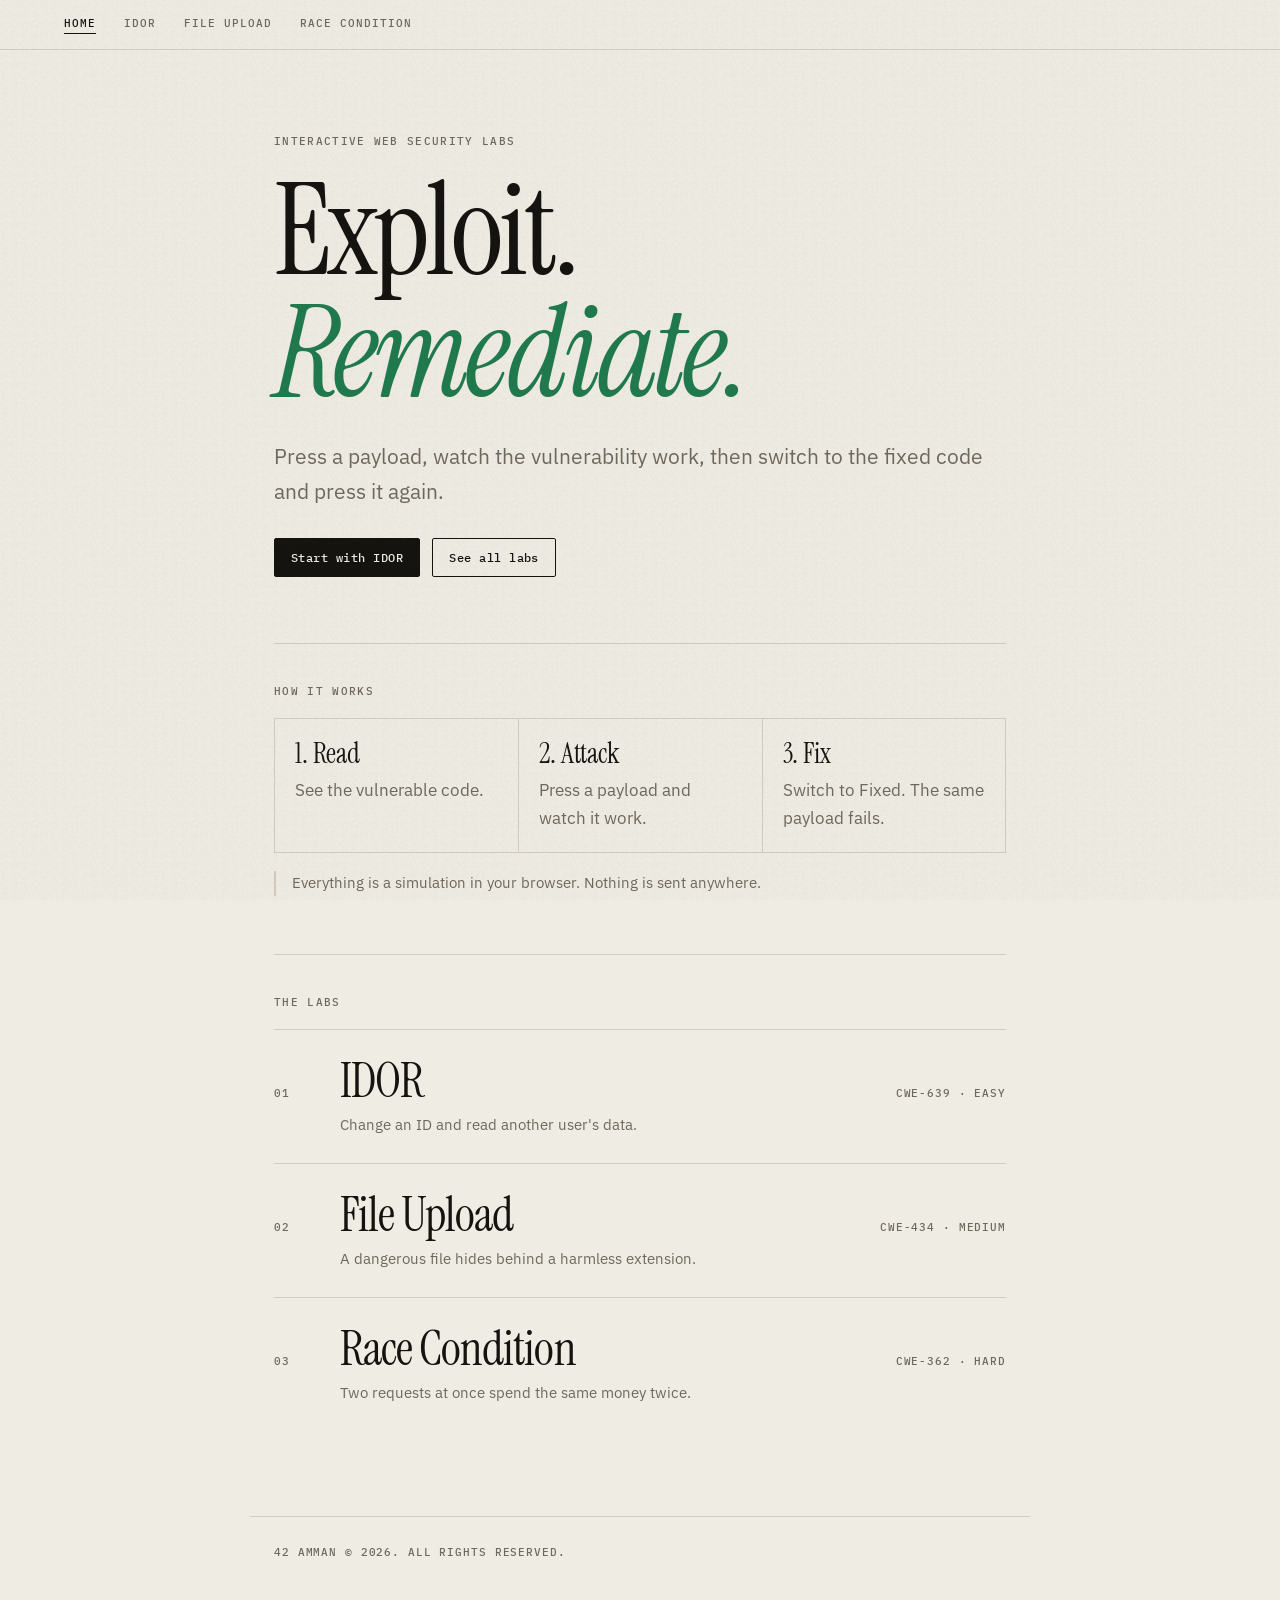
<file: index.html>
<!DOCTYPE html>
<html lang="en">
<head>
  <meta charset="UTF-8">
  <meta name="viewport" content="width=device-width, initial-scale=1">
  <title>Web Security Labs</title>
  <link rel="stylesheet" href="fonts.css">
  <link rel="stylesheet" href="style.css">
</head>
<body>
  <nav>
    <a class="on" href="index.html">Home</a>
    <a href="idor.html">IDOR</a>
    <a href="upload.html">File Upload</a>
    <a href="race.html">Race Condition</a>
  </nav>

  <main>
    <section class="hero">
      <p class="meta">Interactive web security labs</p>
      <h1>Exploit.<br><em>Remediate.</em></h1>
      <p class="sub">Press a payload, watch the vulnerability work, then switch to the fixed code and press it again.</p>
      <a class="btn" href="idor.html">Start with IDOR</a>
      <a class="btn ghost" href="#labs">See all labs</a>
    </section>

    <section>
      <h2>How it works</h2>
      <div class="steps">
        <div class="step"><b>1. Read</b>See the vulnerable code.</div>
        <div class="step"><b>2. Attack</b>Press a payload and watch it work.</div>
        <div class="step"><b>3. Fix</b>Switch to Fixed. The same payload fails.</div>
      </div>
      <p class="note">Everything is a simulation in your browser. Nothing is sent anywhere.</p>
    </section>

    <section id="labs">
      <h2>The labs</h2>
      <a class="lab-row" href="idor.html"><span class="n">01</span><span><b>IDOR</b><small>Change an ID and read another user's data.</small></span><span class="cw">CWE-639 · Easy</span></a>
      <a class="lab-row" href="upload.html"><span class="n">02</span><span><b>File Upload</b><small>A dangerous file hides behind a harmless extension.</small></span><span class="cw">CWE-434 · Medium</span></a>
      <a class="lab-row" href="race.html"><span class="n">03</span><span><b>Race Condition</b><small>Two requests at once spend the same money twice.</small></span><span class="cw">CWE-362 · Hard</span></a>
    </section>
  </main>

  <footer> 42 Amman &copy; 2026. All rights reserved. </footer>
</body>
</html>
</file>
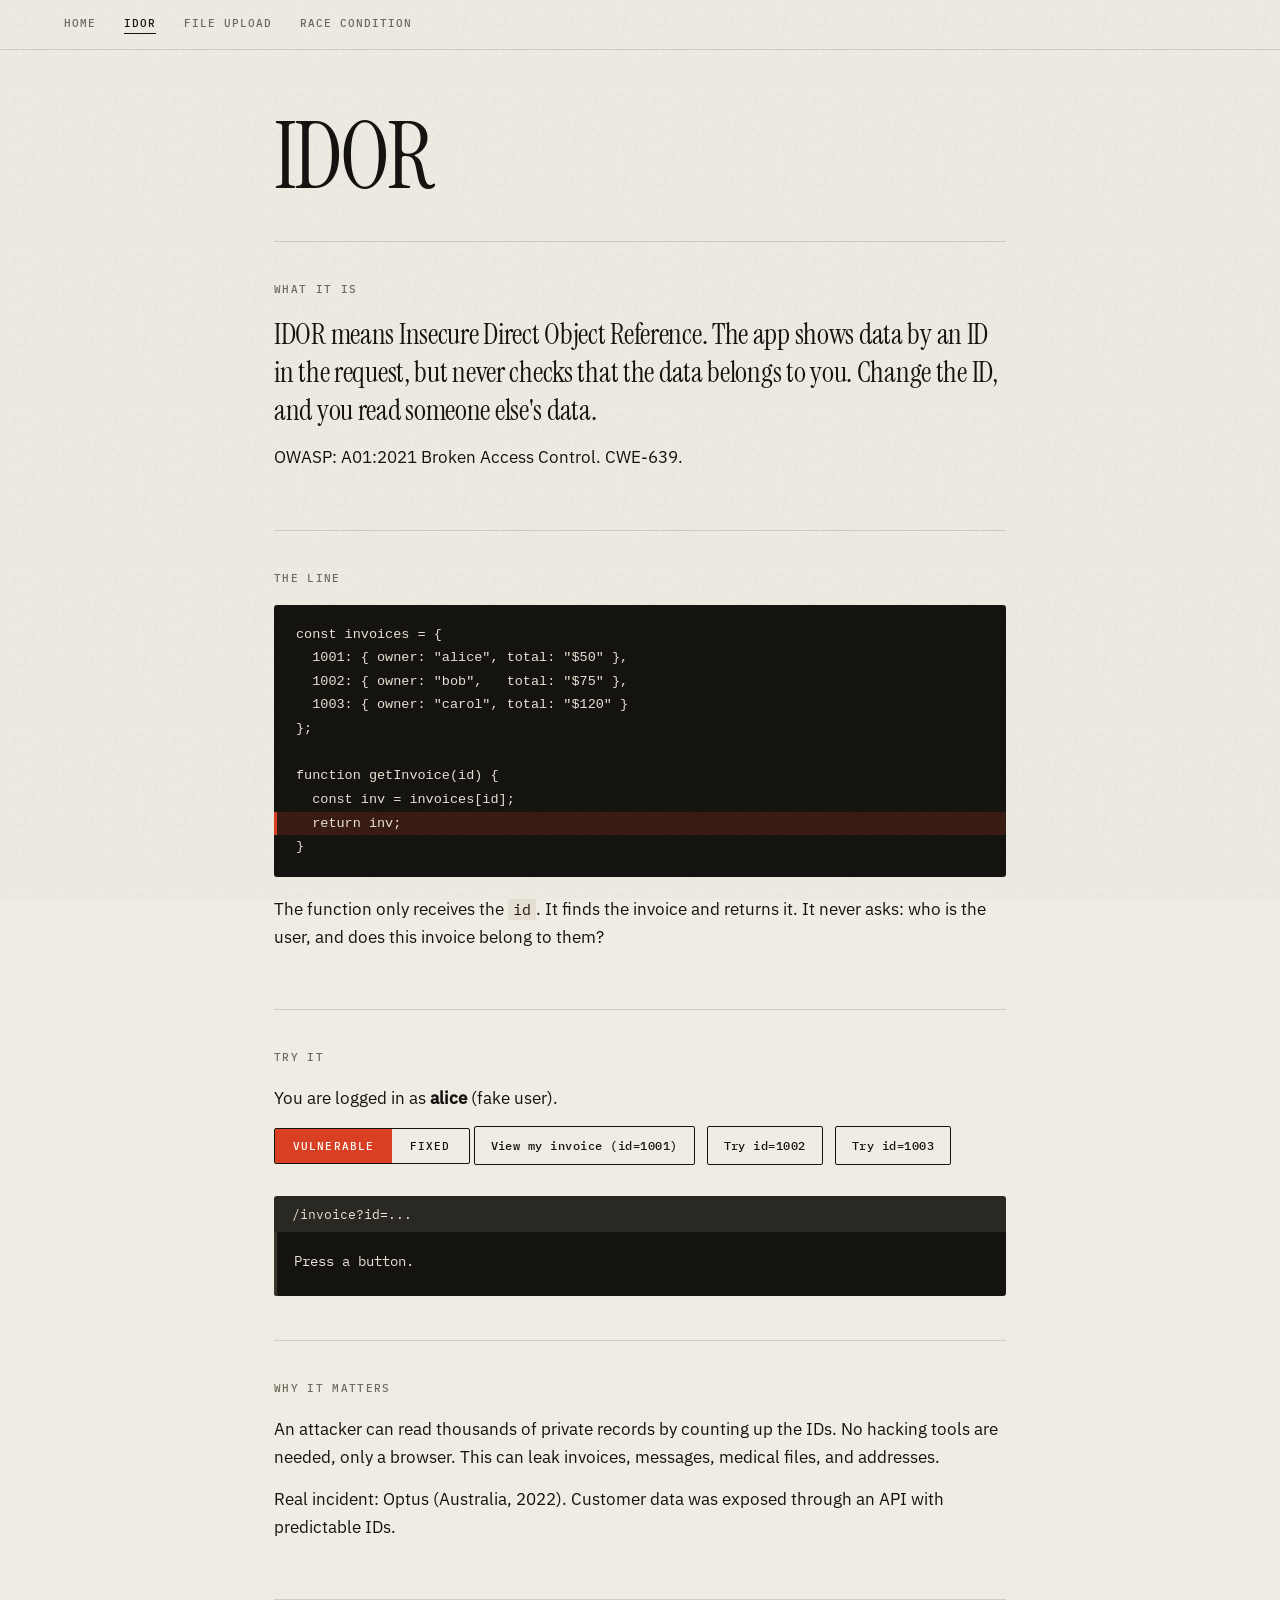
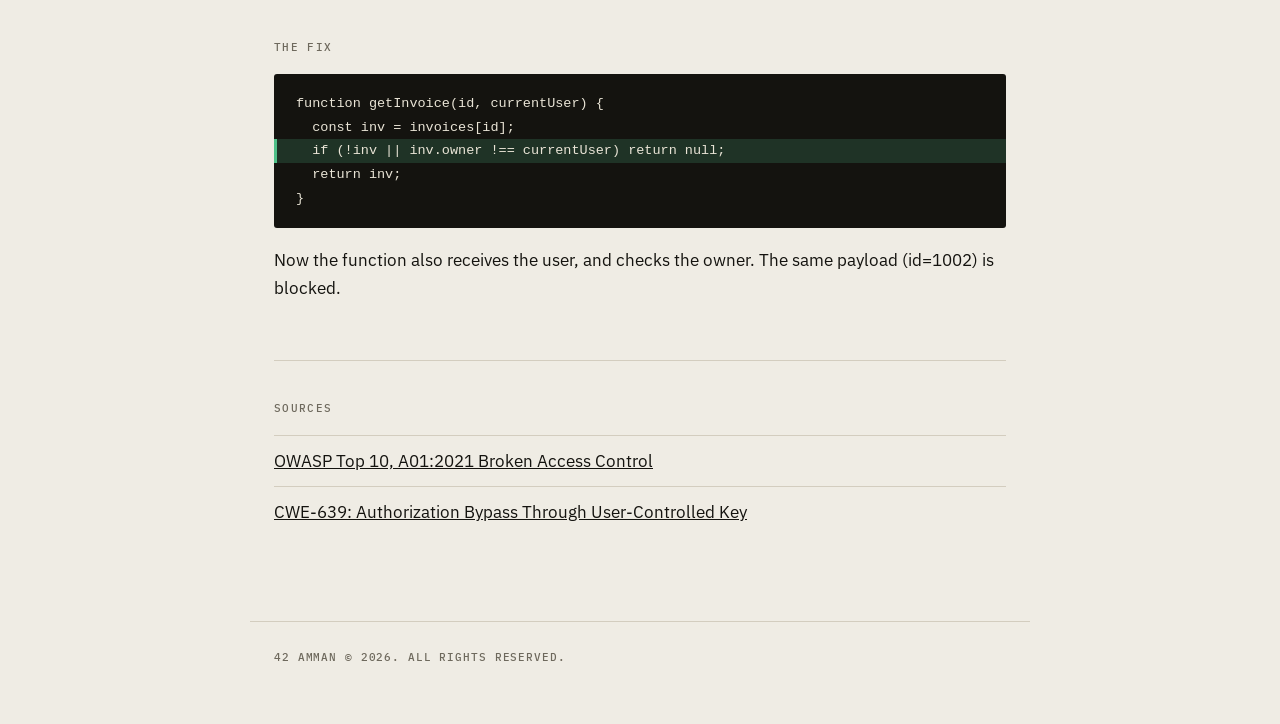
<file: idor.html>
<!DOCTYPE html>
<html lang="en">
<head>
  <meta charset="UTF-8">
  <meta name="viewport" content="width=device-width, initial-scale=1">
  <title>IDOR</title>
  <link rel="stylesheet" href="fonts.css">
  <link rel="stylesheet" href="style.css">
</head>
<body>
  <nav>
    <a href="index.html">Home</a>
    <a class="on" href="idor.html">IDOR</a>
    <a href="upload.html">File Upload</a>
    <a href="race.html">Race Condition</a>
  </nav>

  <main>
    <h1>IDOR</h1>

    <section>
      <h2>What it is</h2>
      <p>IDOR means Insecure Direct Object Reference. The app shows data by an ID in the request, but never checks that the data belongs to you. Change the ID, and you read someone else's data.</p>
      <p>OWASP: A01:2021 Broken Access Control. CWE-639.</p>
    </section>

    <section>
      <h2>The line</h2>
      <pre><code>const invoices = {
  1001: { owner: "alice", total: "$50" },
  1002: { owner: "bob",   total: "$75" },
  1003: { owner: "carol", total: "$120" }
};

function getInvoice(id) {
  const inv = invoices[id];
<span class="bug-line">  return inv;</span>
}</code></pre>
      <p>The function only receives the <code>id</code>. It finds the invoice and returns it. It never asks: who is the user, and does this invoice belong to them?</p>
    </section>

    <section>
      <h2>Try it</h2>
      <p>You are logged in as <b>alice</b> (fake user).</p>

      <div class="switch">
        <button id="btn-vuln" class="active">Vulnerable</button>
        <button id="btn-fixed">Fixed</button>
      </div>

      <button data-id="1001">View my invoice (id=1001)</button>
      <button data-id="1002">Try id=1002</button>
      <button data-id="1003">Try id=1003</button>

      <div class="urlbar" id="urlbar">/invoice?id=...</div>
      <div class="result" id="result">Press a button.</div>
    </section>

    <section>
      <h2>Why it matters</h2>
      <p>An attacker can read thousands of private records by counting up the IDs. No hacking tools are needed, only a browser. This can leak invoices, messages, medical files, and addresses.</p>
      <p>Real incident: Optus (Australia, 2022). Customer data was exposed through an API with predictable IDs.</p>
    </section>

    <section>
      <h2>The fix</h2>
      <pre><code>function getInvoice(id, currentUser) {
  const inv = invoices[id];
<span class="fix-line">  if (!inv || inv.owner !== currentUser) return null;</span>
  return inv;
}</code></pre>
      <p>Now the function also receives the user, and checks the owner. The same payload (id=1002) is blocked.</p>
    </section>

    <section>
      <h2>Sources</h2>
      <ul>
        <li><a href="https://top10.owasp.org/2021/A01_2021-Broken_Access_Control/" target="_blank" rel="noopener noreferrer">OWASP Top 10, A01:2021 Broken Access Control</a></li>
        <li><a href="https://cwe.mitre.org/data/definitions/639.html" target="_blank" rel="noopener noreferrer">CWE-639: Authorization Bypass Through User-Controlled Key</a></li>
      </ul>
    </section>
  </main>

  <footer>42 Amman &copy; 2026. All rights reserved.</footer>

  <script src="idor.js"></script>
</body>
</html>
</file>
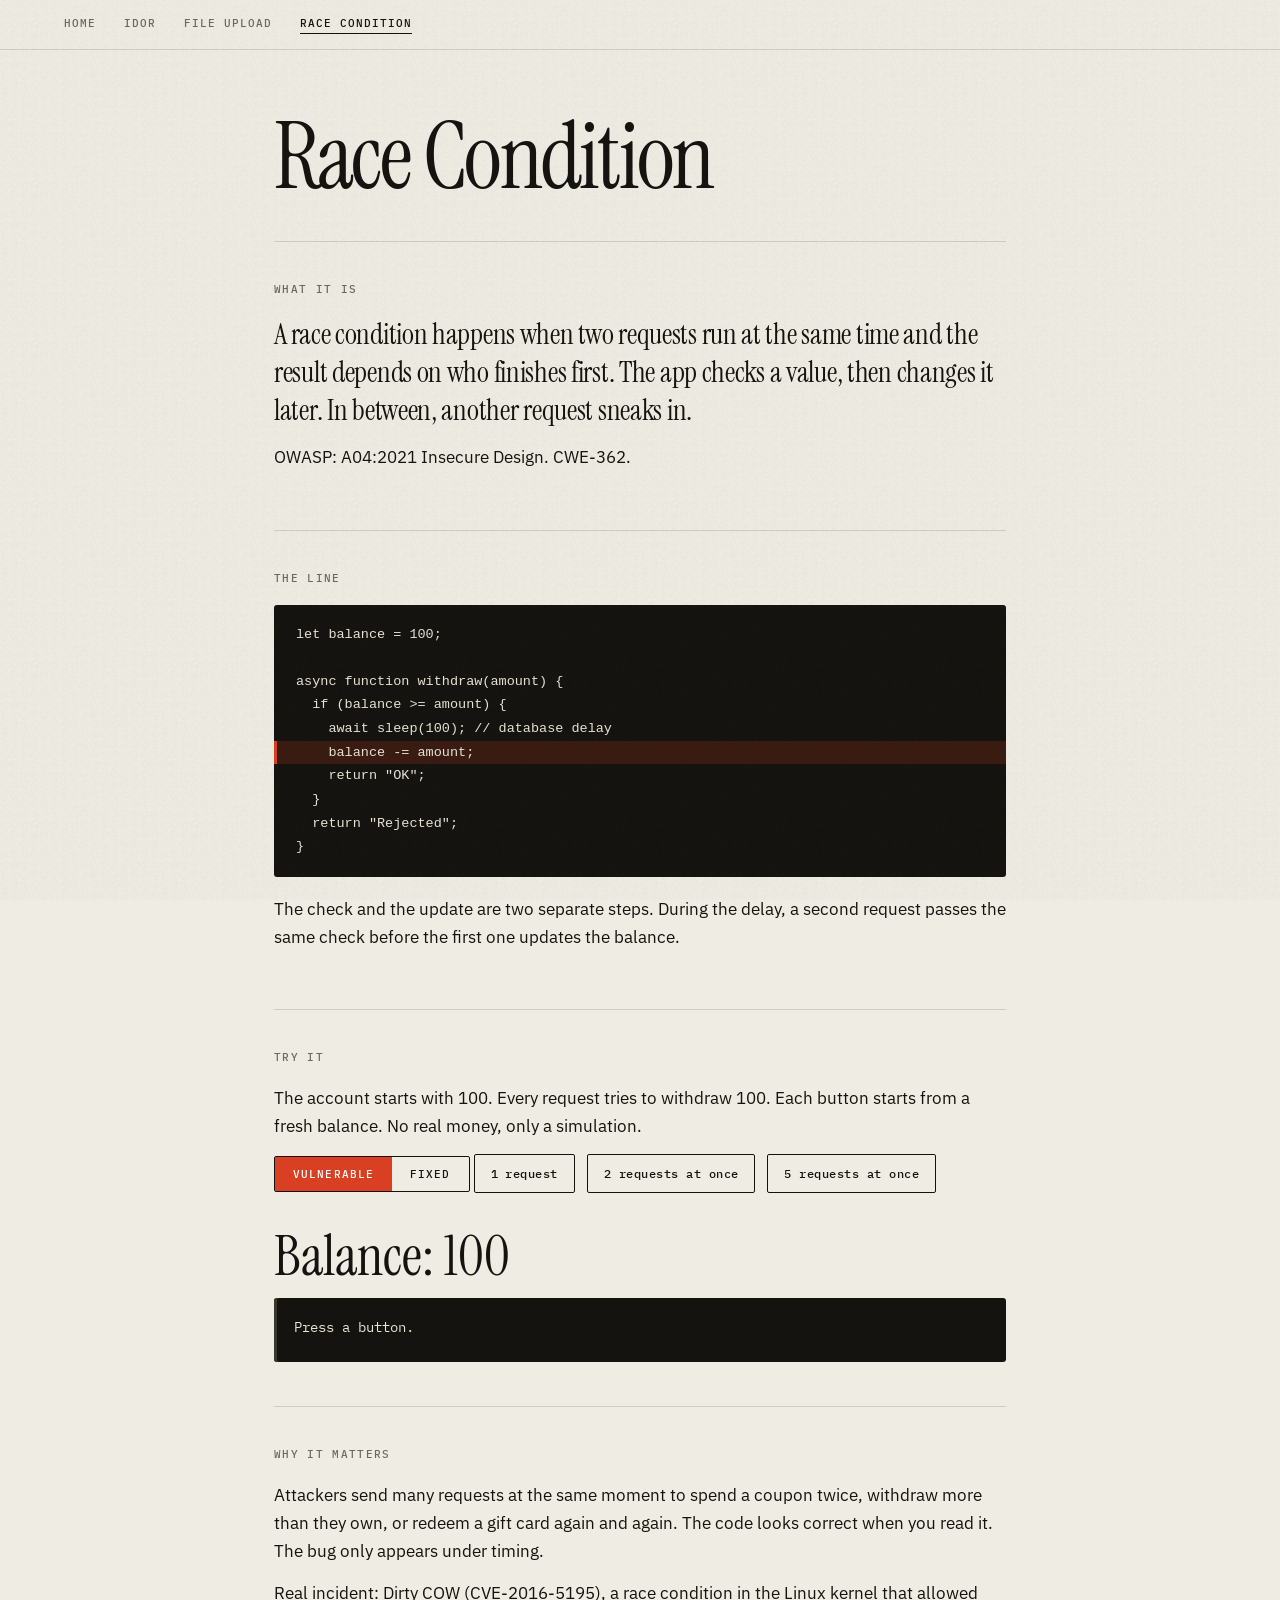
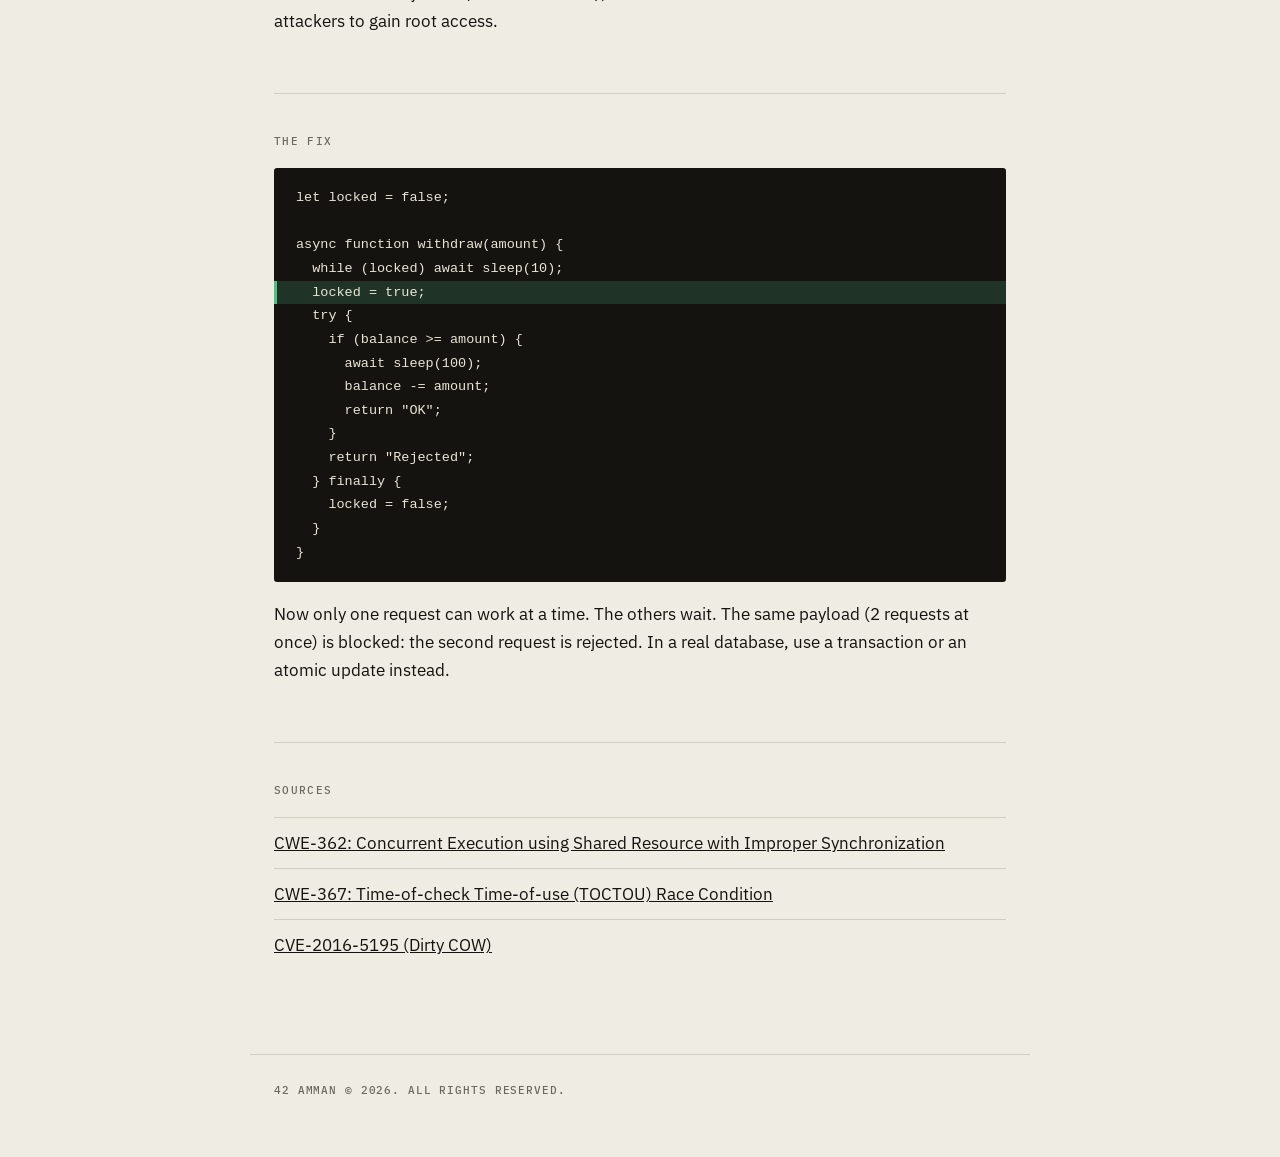
<file: race.html>
<!DOCTYPE html>
<html lang="en">
<head>
  <meta charset="UTF-8">
  <meta name="viewport" content="width=device-width, initial-scale=1">
  <title>Race Condition</title>
  <link rel="stylesheet" href="fonts.css">
  <link rel="stylesheet" href="style.css">
</head>
<body>
  <nav>
    <a href="index.html">Home</a>
    <a href="idor.html">IDOR</a>
    <a href="upload.html">File Upload</a>
    <a class="on" href="race.html">Race Condition</a>
  </nav>

  <main>
    <h1>Race Condition</h1>

    <section>
      <h2>What it is</h2>
      <p>A race condition happens when two requests run at the same time and the result depends on who finishes first. The app checks a value, then changes it later. In between, another request sneaks in.</p>
      <p>OWASP: A04:2021 Insecure Design. CWE-362.</p>
    </section>

    <section>
      <h2>The line</h2>
      <pre><code>let balance = 100;

async function withdraw(amount) {
  if (balance &gt;= amount) {
    await sleep(100); // database delay
<span class="bug-line">    balance -= amount;</span>
    return "OK";
  }
  return "Rejected";
}</code></pre>
      <p>The check and the update are two separate steps. During the delay, a second request passes the same check before the first one updates the balance.</p>
    </section>

    <section>
      <h2>Try it</h2>
      <p>The account starts with 100. Every request tries to withdraw 100. Each button starts from a fresh balance. No real money, only a simulation.</p>

      <div class="switch">
        <button id="btn-vuln" class="active">Vulnerable</button>
        <button id="btn-fixed">Fixed</button>
      </div>

      <button data-n="1">1 request</button>
      <button data-n="2">2 requests at once</button>
      <button data-n="5">5 requests at once</button>

      <div class="balance" id="balance">Balance: 100</div>
      <div class="result" id="result">Press a button.</div>
    </section>

    <section>
      <h2>Why it matters</h2>
      <p>Attackers send many requests at the same moment to spend a coupon twice, withdraw more than they own, or redeem a gift card again and again. The code looks correct when you read it. The bug only appears under timing.</p>
      <p>Real incident: Dirty COW (CVE-2016-5195), a race condition in the Linux kernel that allowed attackers to gain root access.</p>
    </section>

    <section>
      <h2>The fix</h2>
      <pre><code>let locked = false;

async function withdraw(amount) {
  while (locked) await sleep(10);
<span class="fix-line">  locked = true;</span>
  try {
    if (balance &gt;= amount) {
      await sleep(100);
      balance -= amount;
      return "OK";
    }
    return "Rejected";
  } finally {
    locked = false;
  }
}</code></pre>
      <p>Now only one request can work at a time. The others wait. The same payload (2 requests at once) is blocked: the second request is rejected. In a real database, use a transaction or an atomic update instead.</p>
    </section>

    <section>
      <h2>Sources</h2>
      <ul>
        <li><a href="https://cwe.mitre.org/data/definitions/362.html" target="_blank" rel="noopener noreferrer">CWE-362: Concurrent Execution using Shared Resource with Improper Synchronization</a></li>
        <li><a href="https://cwe.mitre.org/data/definitions/367.html" target="_blank" rel="noopener noreferrer">CWE-367: Time-of-check Time-of-use (TOCTOU) Race Condition</a></li>
        <li><a href="https://nvd.nist.gov/vuln/detail/CVE-2016-5195" target="_blank" rel="noopener noreferrer">CVE-2016-5195 (Dirty COW)</a></li>
      </ul>
    </section>
  </main>

  <footer>42 Amman &copy; 2026. All rights reserved.</footer>

  <script src="race.js"></script>
</body>
</html>
</file>
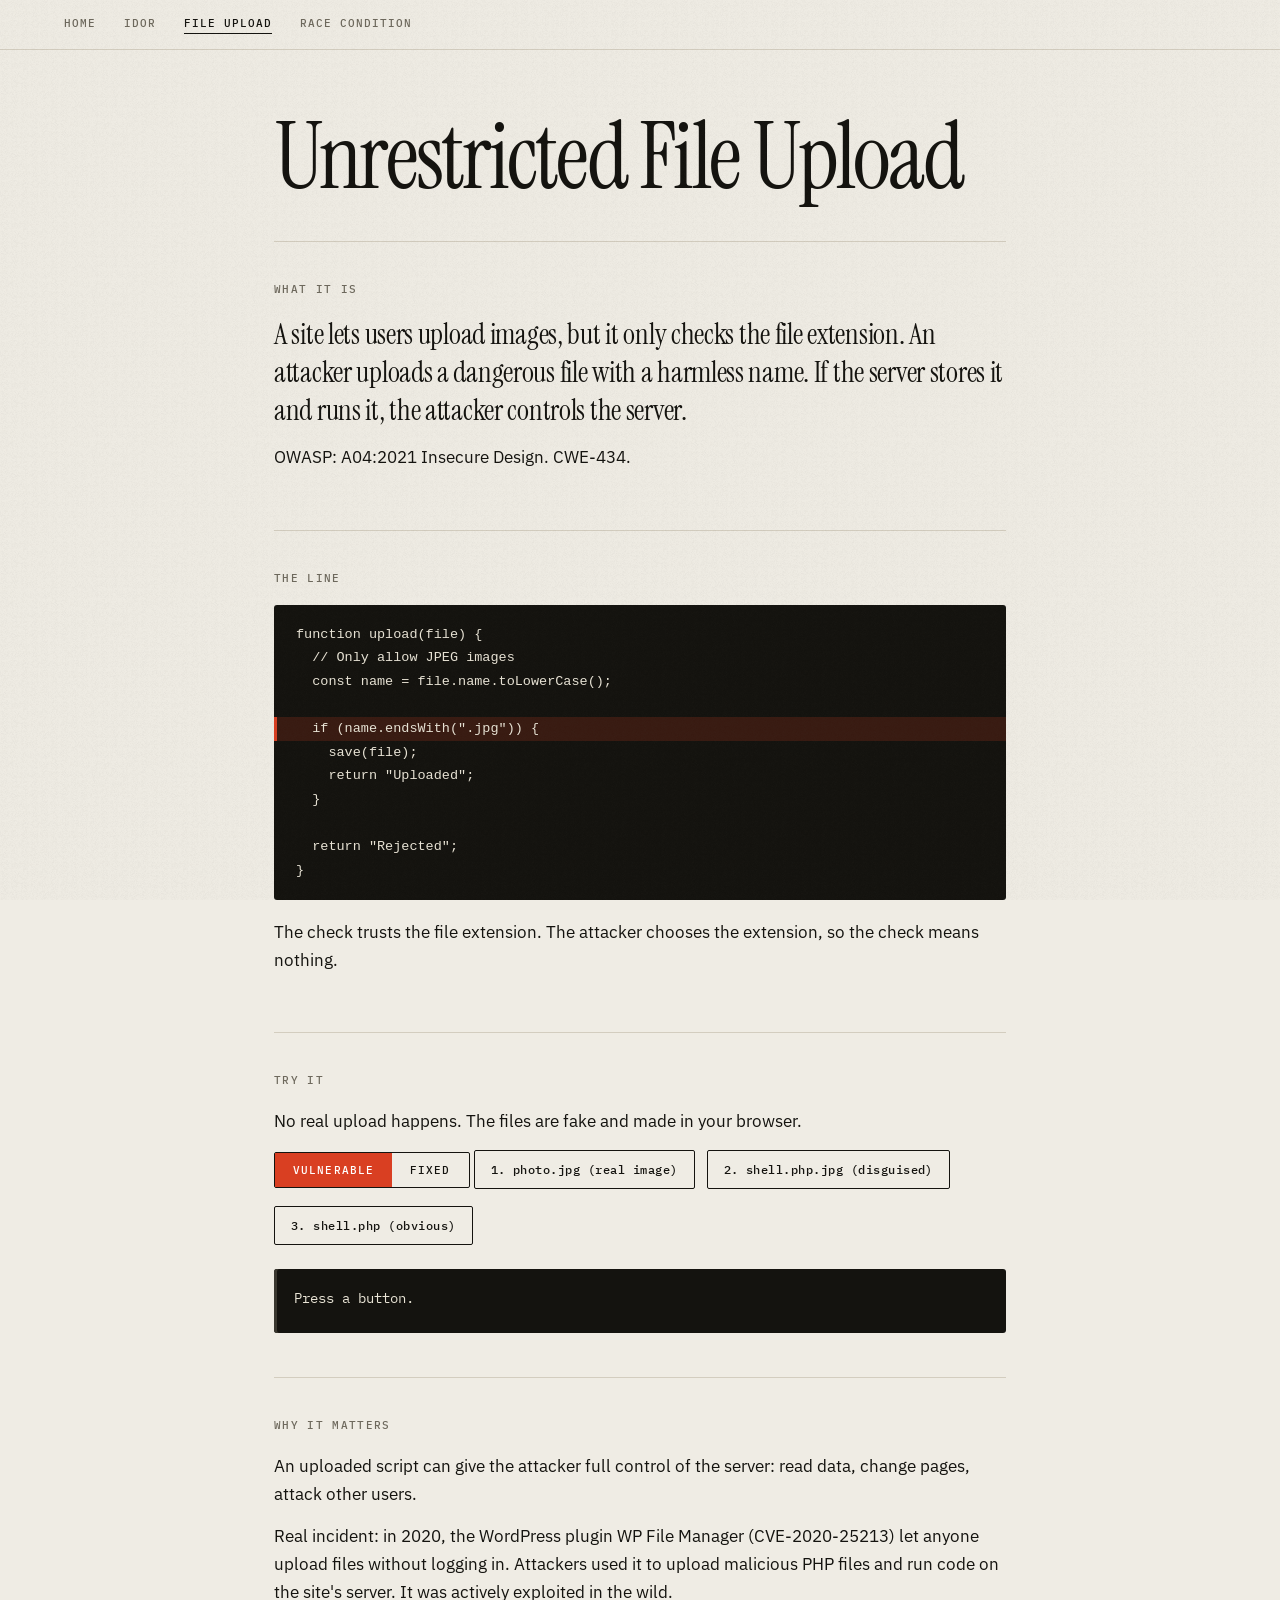
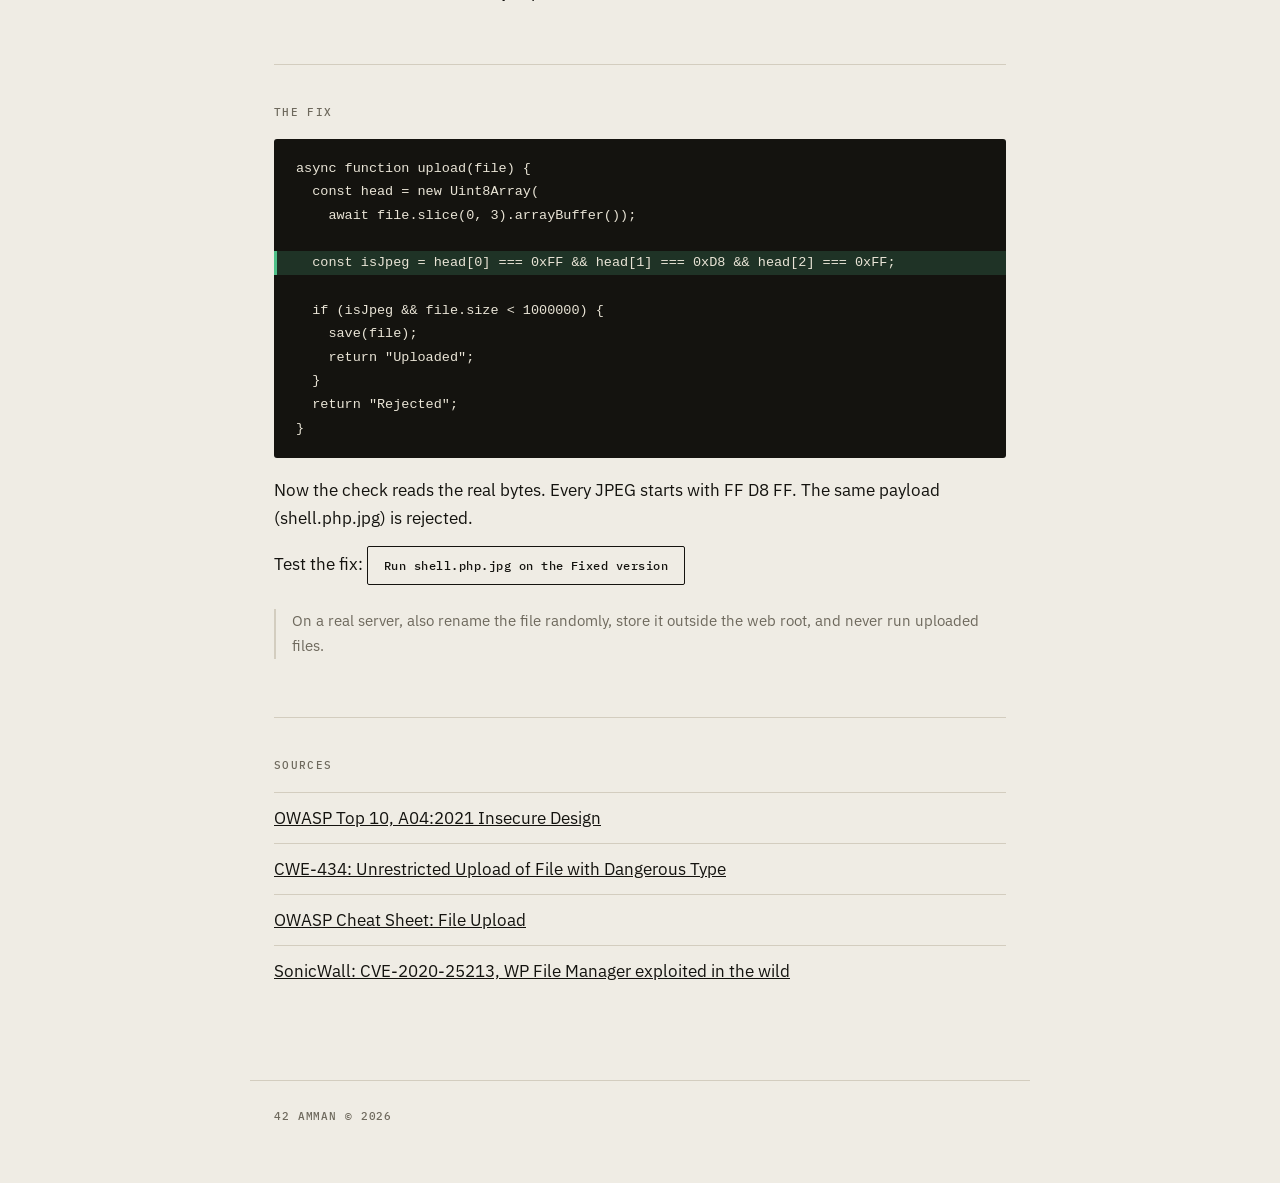
<file: upload.html>
<!DOCTYPE html>
<html lang="en">
<head>
  <meta charset="UTF-8">
  <meta name="viewport" content="width=device-width, initial-scale=1">
  <title>Unrestricted File Upload</title>
  <link rel="stylesheet" href="fonts.css">
  <link rel="stylesheet" href="style.css">
</head>
<body>
  <nav>
    <a href="index.html">Home</a>
    <a href="idor.html">IDOR</a>
    <a class="on" href="upload.html">File Upload</a>
    <a href="race.html">Race Condition</a>
  </nav>

  <main>
    <h1>Unrestricted File Upload</h1>

    <section>
      <h2>What it is</h2>
      <p>A site lets users upload images, but it only checks the file extension. An attacker uploads a dangerous file with a harmless name. If the server stores it and runs it, the attacker controls the server.</p>
      <p>OWASP: A04:2021 Insecure Design. CWE-434.</p>
    </section>

    <section>
      <h2>The line</h2>
      <pre><code>function upload(file) {
  // Only allow JPEG images
  const name = file.name.toLowerCase();

<span class="bug-line">  if (name.endsWith(".jpg")) {</span>
    save(file);
    return "Uploaded";
  }

  return "Rejected";
}</code></pre>
      <p>The check trusts the file extension. The attacker chooses the extension, so the check means nothing.</p>
    </section>

    <section>
      <h2>Try it</h2>
      <p>No real upload happens. The files are fake and made in your browser.</p>

      <div class="switch">
        <button id="btn-vuln" class="active">Vulnerable</button>
        <button id="btn-fixed">Fixed</button>
      </div>

      <button data-payload="good">1. photo.jpg (real image)</button>
      <button data-payload="double">2. shell.php.jpg (disguised)</button>
      <button data-payload="php">3. shell.php (obvious)</button>

      <div class="result" id="result">Press a button.</div>
    </section>

    <section>
      <h2>Why it matters</h2>
      <p>An uploaded script can give the attacker full control of the server: read data, change pages, attack other users.</p>
      <p>Real incident: in 2020, the WordPress plugin WP File Manager (CVE-2020-25213) let anyone upload files without logging in. Attackers used it to upload malicious PHP files and run code on the site's server. It was actively exploited in the wild.</p>
    </section>

    <section>
      <h2>The fix</h2>
      <pre><code>async function upload(file) {
  const head = new Uint8Array(
    await file.slice(0, 3).arrayBuffer());

<span class="fix-line">  const isJpeg = head[0] === 0xFF &amp;&amp; head[1] === 0xD8 &amp;&amp; head[2] === 0xFF;</span>

  if (isJpeg &amp;&amp; file.size &lt; 1000000) {
    save(file);
    return "Uploaded";
  }
  return "Rejected";
}</code></pre>
      <p>Now the check reads the real bytes. Every JPEG starts with FF D8 FF. The same payload (shell.php.jpg) is rejected.</p>
      <p>Test the fix: <button id="btn-retest">Run shell.php.jpg on the Fixed version</button></p>
      <p class="note">On a real server, also rename the file randomly, store it outside the web root, and never run uploaded files.</p>
    </section>

    <section>
      <h2>Sources</h2>
      <ul>
        <li><a href="https://owasp.org/Top10/A04_2021-Insecure_Design" target="_blank" rel="noopener">OWASP Top 10, A04:2021 Insecure Design</a></li>
        <li><a href="https://cwe.mitre.org/data/definitions/434.html" target="_blank" rel="noopener">CWE-434: Unrestricted Upload of File with Dangerous Type</a></li>
        <li><a href="https://cheatsheetseries.owasp.org/cheatsheets/File_Upload_Cheat_Sheet.html" target="_blank" rel="noopener">OWASP Cheat Sheet: File Upload</a></li>
        <li><a href="https://www.sonicwall.com/blog/cve-2020-25213-wordpress-plugin-wp-file-manager-actively-being-exploited-in-the-wild" target="_blank" rel="noopener">SonicWall: CVE-2020-25213, WP File Manager exploited in the wild</a></li>
      </ul>
    </section>
  </main>

  <footer>42 Amman © 2026</footer>

  <script src="upload.js"></script>
</body>
</html>
</file>
<file: fonts.css>
/* Embedded fonts: Instrument Serif and IBM Plex (SIL OFL). Generated file, do not edit. */
@font-face{font-family:"Instrument Serif";src:url([data-uri]) format("woff2");font-display:swap}
@font-face{font-family:"Instrument Serif";font-style:italic;src:url([data-uri]) format("woff2");font-display:swap}
@font-face{font-family:"IBM Plex Sans";font-weight:400;src:url([data-uri]) format("woff2");font-display:swap}
@font-face{font-family:"IBM Plex Sans";font-weight:500;src:url([data-uri]) format("woff2");font-display:swap}
@font-face{font-family:"IBM Plex Mono";font-weight:400;src:url([data-uri]) format("woff2");font-display:swap}
@font-face{font-family:"IBM Plex Mono";font-weight:500;src:url([data-uri]) format("woff2");font-display:swap}
</file>
<file: style.css>
/* Main stylesheet. Fonts are loaded from fonts.css. */

:root {
    --paper: #efece4;
    --ink: #14130f;
    --mut: #6e695d;
    --rule: #d3cdbf;
    --bad: #d93f22;
    --ok: #1f7a4d;
    --okd: #4fc088;

    --serif: "Instrument Serif", Georgia, serif;
    --sans: "IBM Plex Sans", system-ui, sans-serif;
    --mono: "IBM Plex Mono", ui-monospace, monospace;
}

* {
    box-sizing: border-box;
}

html {
    scroll-behavior: smooth;
}

body {
    margin: 0;
    background: var(--paper);
    color: var(--ink);
    font: 400 17px/1.65 var(--sans);
    -webkit-font-smoothing: antialiased;
}

body::before {
    content: "";
    position: fixed;
    inset: 0;
    pointer-events: none;
    z-index: 50;
    background-image: url("data:image/svg+xml,%3Csvg xmlns='http://www.w3.org/2000/svg' width='160' height='160'%3E%3Cfilter id='n'%3E%3CfeTurbulence baseFrequency='.9' numOctaves='2'/%3E%3CfeColorMatrix values='0 0 0 0 .08 0 0 0 0 .07 0 0 0 0 .06 0 0 0 .07 0'/%3E%3C/filter%3E%3Crect width='100%25' height='100%25' filter='url(%23n)'/%3E%3C/svg%3E");
}

a {
    color: inherit;
}

p {
    margin: 0 0 14px;
}

nav {
    position: sticky;
    top: 0;
    z-index: 9;
    display: flex;
    gap: 28px;
    padding: 16px max(5vw, 24px);
    background: #efece4ee;
    backdrop-filter: blur(8px);
    border-bottom: 1px solid var(--rule);
    font: 500 11px var(--mono);
    text-transform: uppercase;
    letter-spacing: .09em;
}

nav a {
    text-decoration: none;
    color: var(--mut);
    padding-bottom: 3px;
}

nav a:hover,
nav a.on {
    color: var(--ink);
    box-shadow: 0 1px var(--ink);
}

main {
    max-width: 780px;
    margin: 0 auto;
    padding: 0 24px 40px;
}

h1 {
    font: 400 clamp(44px, 8vw, 92px)/.95 var(--serif);
    letter-spacing: -.03em;
    margin: 64px 0 40px;
}

h2 {
    font: 500 11px var(--mono);
    text-transform: uppercase;
    letter-spacing: .12em;
    color: var(--mut);
    margin: 0 0 20px;
}

section {
    padding: 40px 0 44px;
    border-top: 1px solid var(--rule);
    animation: rise .7s cubic-bezier(.2, .8, .2, 1) both;
}

h1 + section p:first-of-type {
    font: 400 clamp(22px, 3vw, 29px)/1.3 var(--serif);
    letter-spacing: -.01em;
}

p code {
    font: 400 .88em var(--mono);
    background: #e4dfd2;
    padding: 1px 5px;
    border-radius: 2px;
}

pre {
    margin: 0 0 18px;
    padding: 18px 0;
    background: var(--ink);
    color: #e9e4d6;
    border-radius: 3px;
    overflow-x: auto;
    font: 400 13.5px/1.75 var(--mono);
}

pre code {
    display: block;
    padding: 0 22px;
    min-width: max-content;
}

.bug-line,
.fix-line {
    display: inline-block;
    width: calc(100% + 44px);
    margin: 0 -22px;
    padding: 0 22px;
}

.bug-line {
    background: #d93f2230;
    box-shadow: inset 3px 0 var(--bad);
}

.fix-line {
    background: #4fc08830;
    box-shadow: inset 3px 0 var(--okd);
}

button,
.btn {
    display: inline-block;
    font: 500 12px var(--mono);
    letter-spacing: .04em;
    padding: 11px 16px;
    margin: 0 8px 10px 0;
    border: 1px solid var(--ink);
    border-radius: 2px;
    background: none;
    color: var(--ink);
    cursor: pointer;
    transition: .18s;
    text-decoration: none;
}

button:hover,
.btn.ghost:hover {
    background: var(--ink);
    color: var(--paper);
}

button:disabled {
    opacity: .4;
    cursor: wait;
}

.btn {
    background: var(--ink);
    color: var(--paper);
}

.btn:hover {
    background: none;
    color: var(--ink);
}

.btn.ghost {
    background: none;
    color: var(--ink);
}

.switch {
    display: inline-flex;
    margin: 0 0 18px;
    border: 1px solid var(--ink);
    border-radius: 2px;
}

.switch button {
    border: 0;
    margin: 0;
    border-radius: 0;
    font-size: 11px;
    letter-spacing: .1em;
    text-transform: uppercase;
    padding: 10px 18px;
}

.switch button.active {
    color: #fff;
}

#btn-vuln.active {
    background: var(--bad);
}

#btn-fixed.active {
    background: var(--ok);
}

.urlbar {
    margin: 14px 0 0;
    padding: 10px 18px;
    background: #2a2822;
    color: #e9e4d6;
    border-radius: 3px 3px 0 0;
    font: 400 12.5px var(--mono);
}

.result {
    margin-top: 14px;
    padding: 18px 20px;
    min-height: 64px;
    background: var(--ink);
    color: #e9e4d6;
    border-radius: 3px;
    font: 400 13.5px/1.7 var(--mono);
    white-space: pre-line;
    box-shadow: inset 3px 0 #3a372f;
}

.urlbar + .result {
    margin-top: 0;
    border-radius: 0 0 3px 3px;
}

.result.leak {
    color: #ffb8a8;
    box-shadow: inset 3px 0 var(--bad);
}

.result.safe,
.result.blocked {
    color: #a9e6c5;
    box-shadow: inset 3px 0 var(--okd);
}

.balance {
    font: 400 56px/1 var(--serif);
    margin: 18px 0 0;
}

.balance.negative {
    color: var(--bad);
}

.note {
    color: var(--mut);
    font-size: 15px;
    border-left: 2px solid var(--rule);
    padding-left: 16px;
}

ul {
    padding: 0;
    margin: 0;
    list-style: none;
}

li {
    padding: 11px 0;
    border-top: 1px solid var(--rule);
}

.hero {
    border-top: 0;
    padding: 84px 0 56px;
}

.hero h1 {
    font-size: clamp(56px, 12vw, 128px);
    margin: 0 0 26px;
}

.hero h1 em {
    color: var(--ok);
}

.meta {
    font: 500 11px var(--mono);
    text-transform: uppercase;
    letter-spacing: .12em;
    color: var(--mut);
    margin: 0 0 22px;
}

.sub {
    font-size: clamp(18px, 2vw, 21px);
    color: var(--mut);
    max-width: 34em;
    margin-bottom: 30px;
}

.steps {
    display: grid;
    grid-template-columns: repeat(3, 1fr);
    border: 1px solid var(--rule);
    margin-bottom: 18px;
}

.step {
    padding: 20px;
    border-left: 1px solid var(--rule);
    color: var(--mut);
}

.step:first-child {
    border-left: 0;
}

.step b {
    display: block;
    font: 400 28px/1.1 var(--serif);
    color: var(--ink);
    margin-bottom: 6px;
}

.lab-row {
    display: grid;
    grid-template-columns: 48px 1fr auto;
    gap: 18px;
    align-items: baseline;
    padding: 26px 0;
    border-top: 1px solid var(--rule);
    text-decoration: none;
    transition:
        padding .35s cubic-bezier(.2, .8, .2, 1),
        background .3s;
}

.lab-row:hover {
    padding-left: 16px;
    background: #e7e3d8;
}

.lab-row .n,
.lab-row .cw {
    font: 500 11px var(--mono);
    letter-spacing: .08em;
    text-transform: uppercase;
    color: var(--mut);
}

.lab-row b {
    display: block;
    font: 400 clamp(30px, 4.4vw, 48px)/1.05 var(--serif);
    letter-spacing: -.02em;
}

.lab-row small {
    display: block;
    margin-top: 6px;
    font-size: 15px;
    color: var(--mut);
}

footer {
    max-width: 780px;
    margin: 0 auto;
    padding: 28px 24px 60px;
    border-top: 1px solid var(--rule);
    font: 500 11px var(--mono);
    letter-spacing: .08em;
    text-transform: uppercase;
    color: var(--mut);
}

@keyframes rise {
    from {
        opacity: 0;
        transform: translateY(14px);
    }
}

@media (max-width: 640px) {
    nav {
        gap: 16px;
        flex-wrap: wrap;
    }

    .steps {
        grid-template-columns: 1fr;
    }

    .step {
        border-left: 0;
        border-top: 1px solid var(--rule);
    }

    .step:first-child {
        border-top: 0;
    }

    .lab-row {
        grid-template-columns: 34px 1fr;
    }

    .lab-row .cw {
        display: none;
    }
}

@media (prefers-reduced-motion: reduce) {
    * {
        animation: none !important;
        transition: none !important;
    }

    html {
        scroll-behavior: auto;
    }
}
</file>
